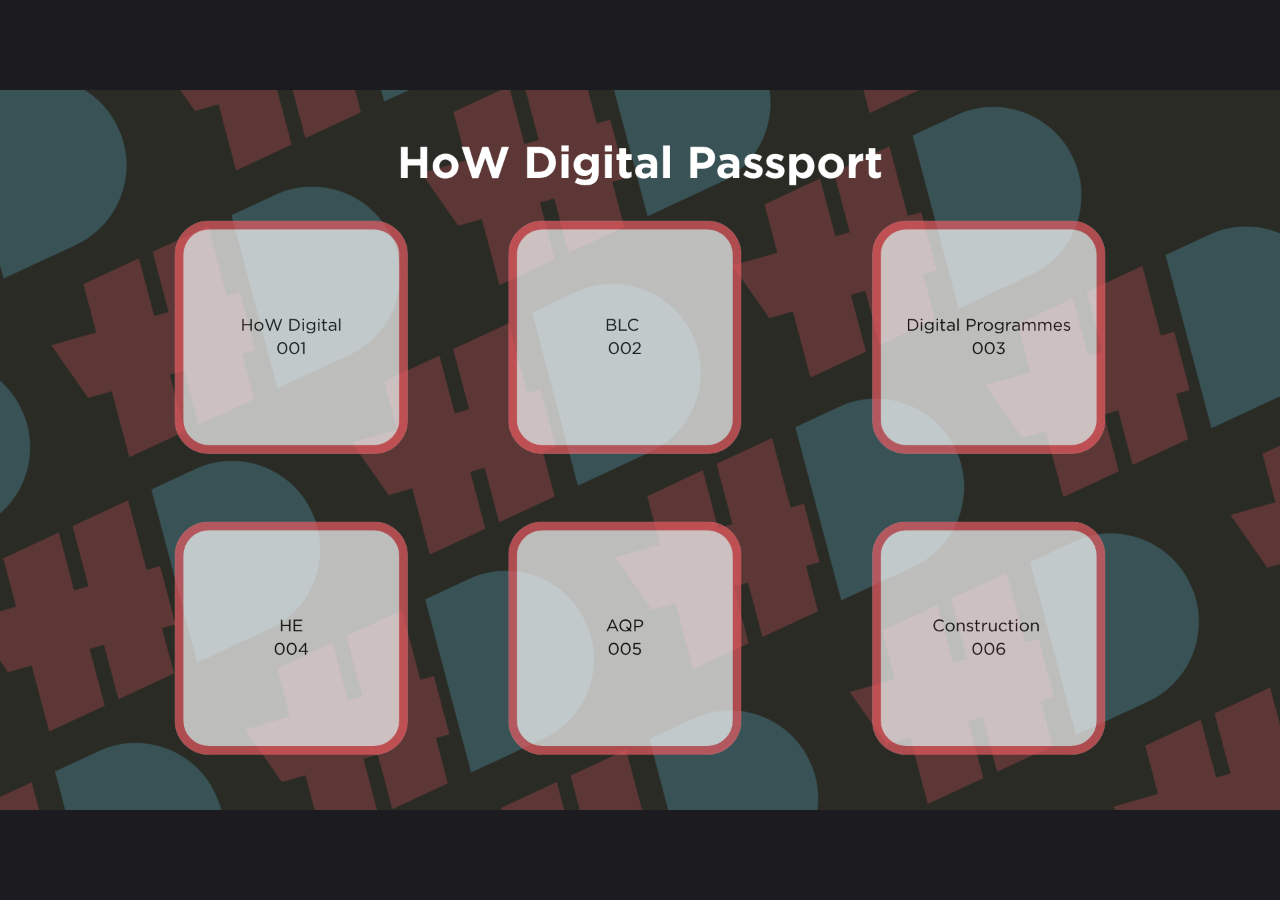
<file: index.html>
<!DOCTYPE html>
<html lang="en">
<head>
  <meta charset="UTF-8">
  <meta name="viewport" content="width=device-width, initial-scale=1.0">
  <title>HD Passport</title>
  <meta http-equiv="refresh" content="0; url=passport/">
</head>
<body>
  <script>window.location.replace('passport/');</script>
</body>
</html>
</file>
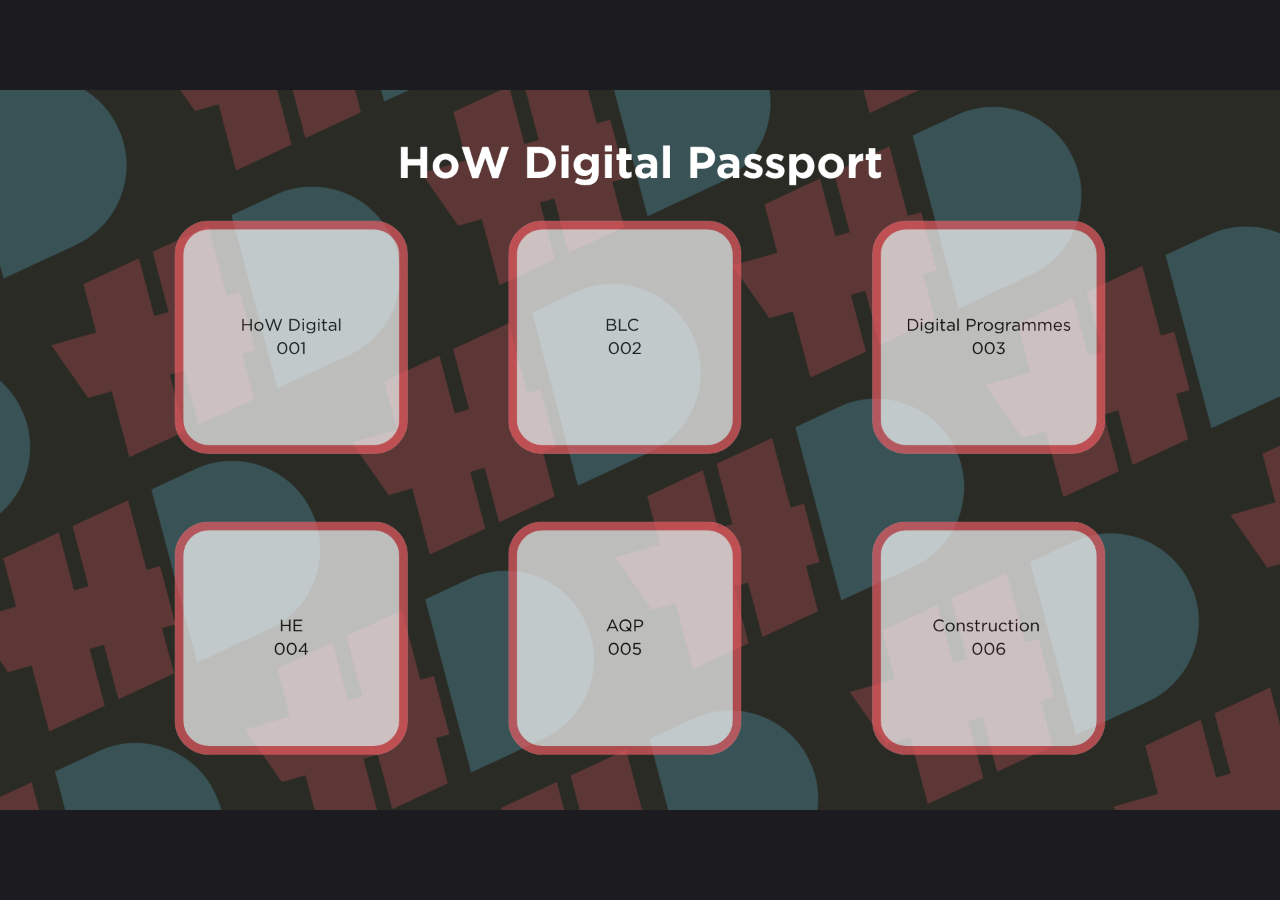
<file: passport/index.html>
<!DOCTYPE html>
<html lang="en">
<head>
  <meta charset="UTF-8">
  <meta name="viewport" content="width=device-width, initial-scale=1.0">
  <title>HD Passport</title>
  <link rel="stylesheet" href="../css/style.css">
</head>
<body>
  <div class="passport-page">

    <img class="passport-bg" src="../assets/passport-bg.png" alt="">

    <div class="stamp-grid">
      <div class="stamp-slot" id="slot-how-digital">
        <img src="../assets/stamps/how-digital.png" alt="How Digital">
      </div>
      <div class="stamp-slot" id="slot-blc">
        <img src="../assets/stamps/BLC_Favicon.png" alt="BLC">
      </div>
      <div class="stamp-slot" id="slot-digital-programmes">
        <img src="../assets/stamps/digital-programmes.png" alt="Digital Programmes">
      </div>
      <div class="stamp-slot" id="slot-he">
        <img src="../assets/stamps/he.png" alt="HE">
      </div>
      <div class="stamp-slot" id="slot-aqp">
        <img src="../assets/stamps/aqp.png" alt="AQP">
      </div>
      <div class="stamp-slot" id="slot-construction">
        <img src="../assets/stamps/construction.png" alt="Construction">
      </div>
    </div>

  </div>

  <div class="celebration" id="celebration" aria-hidden="true">
    <div class="celebration__card" role="dialog" aria-labelledby="celebration-heading">
      <span class="celebration__kicker">Passport Complete</span>
      <h1 class="celebration__heading" id="celebration-heading">Well done!</h1>
      <p class="celebration__body">
        You've collected all six stamps — amazing work. You're now in the running
        for our prize raffle. Pop your name in below and send us your entry to
        confirm your place in the draw.
      </p>
      <input type="text" id="entrant-name" class="celebration__input" placeholder="Your name" autocomplete="name" maxlength="80">
      <button type="button" class="celebration__btn" id="enter-raffle">Enter the raffle</button>
      <p class="celebration__hint">This opens your email app to send your entry to the How Digital team.</p>
    </div>
  </div>

  <script>
    (function () {
      var STAMPS = ['how-digital', 'blc', 'digital-programmes', 'he', 'aqp', 'construction'];
      var STORAGE_KEY = 'howdigital_passport';

      var data = {};
      try {
        var raw = localStorage.getItem(STORAGE_KEY);
        if (raw) data = JSON.parse(raw);
      } catch (e) {}

      var count = 0;
      STAMPS.forEach(function (id) {
        if (data[id]) {
          var slot = document.getElementById('slot-' + id);
          if (slot) slot.classList.add('collected');
          count++;
        }
      });

      if (count === STAMPS.length) {
        var celebration = document.getElementById('celebration');
        // Wait for the final stamp to land before celebrating.
        setTimeout(function () {
          celebration.classList.add('visible');
          celebration.setAttribute('aria-hidden', 'false');
        }, 900);

        var nameInput = document.getElementById('entrant-name');

        document.getElementById('enter-raffle').addEventListener('click', function () {
          var name = nameInput.value.trim();
          if (!name) {
            nameInput.focus();
            nameInput.classList.remove('shake');
            // Reflow so the animation can replay on repeated empty clicks.
            void nameInput.offsetWidth;
            nameInput.classList.add('shake');
            return;
          }

          var subject = 'HD Passport completed — ' + name;
          var body =
            'I\'ve completed the How Digital passport and collected all six stamps.\n\n' +
            'Name: ' + name + '\n\n' +
            'Please enter me into the prize raffle.';

          window.location.href =
            'mailto:howdigital@howcollege.ac.uk' +
            '?subject=' + encodeURIComponent(subject) +
            '&body=' + encodeURIComponent(body);
        });
      }
    })();
  </script>
</body>
</html>
</file>
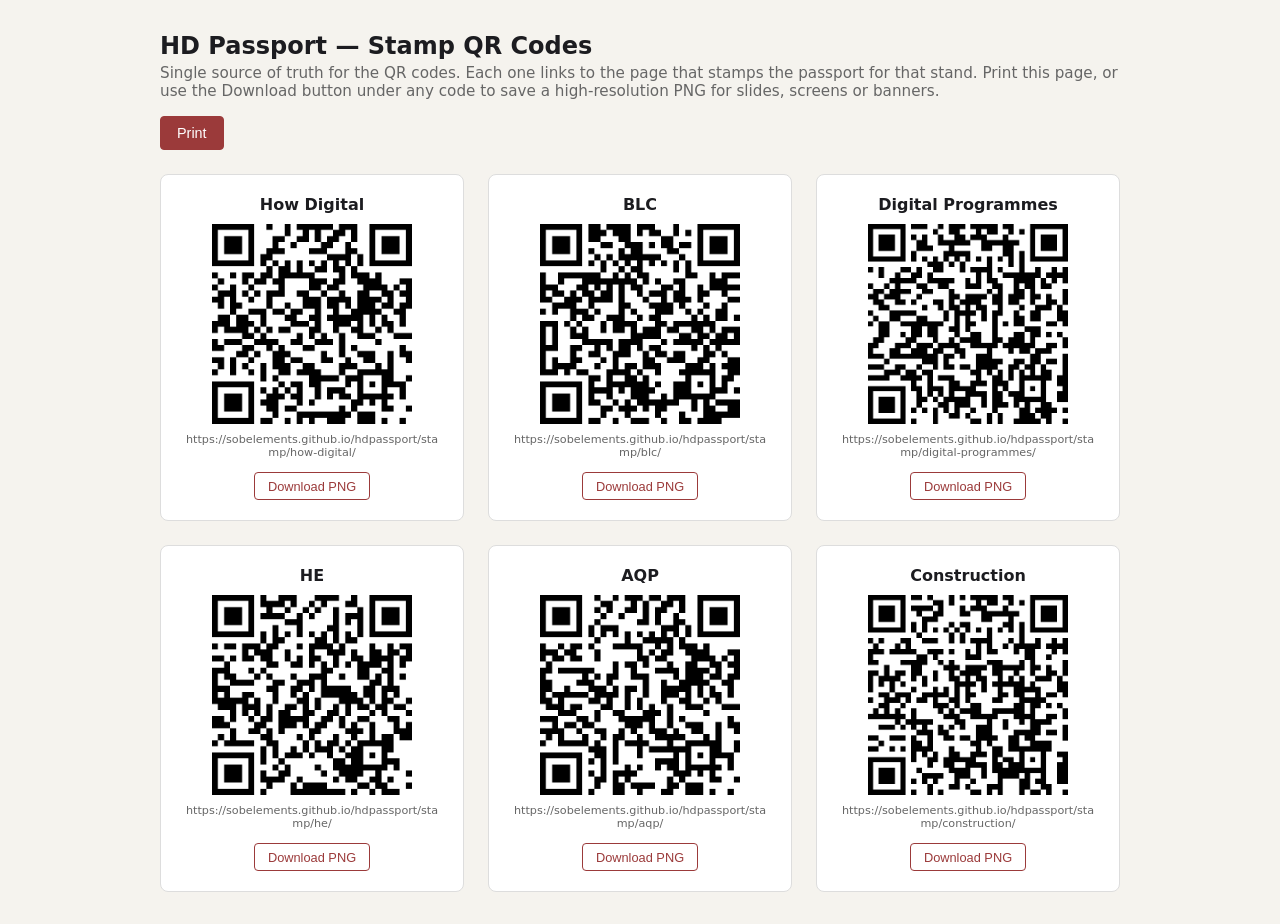
<file: qr/index.html>
<!DOCTYPE html>
<html lang="en">
<head>
  <meta charset="UTF-8">
  <meta name="viewport" content="width=device-width, initial-scale=1.0">
  <title>HD Passport — QR Codes</title>
  <script src="../js/qrcode.min.js"></script>
  <style>
    :root { --ink: #1c1c20; --muted: #666; --accent: #9b3a3a; }
    * { box-sizing: border-box; }
    body {
      font-family: system-ui, -apple-system, "Segoe UI", sans-serif;
      color: var(--ink);
      margin: 0;
      padding: 2rem;
      background: #f5f3ee;
    }
    header { max-width: 60rem; margin: 0 auto 1.5rem; }
    h1 { margin: 0 0 0.25rem; font-size: 1.5rem; }
    .lead { margin: 0; color: var(--muted); font-size: 0.95rem; }
    .print-btn {
      margin-top: 1rem; padding: 0.5rem 1rem; border: 1px solid var(--accent);
      background: var(--accent); color: #fff; border-radius: 4px; cursor: pointer;
      font-size: 0.9rem;
    }
    .grid {
      max-width: 60rem; margin: 0 auto;
      display: grid; grid-template-columns: repeat(3, 1fr); gap: 1.5rem;
    }
    .card {
      background: #fff; border: 1px solid #ddd; border-radius: 8px;
      padding: 1.25rem; text-align: center;
      display: flex; flex-direction: column; align-items: center; gap: 0.6rem;
    }
    .card h2 { margin: 0; font-size: 1rem; }
    .card .qr { width: 200px; height: 200px; }
    .card .qr img, .card .qr canvas { width: 100% !important; height: 100% !important; }
    .card .url { font-size: 0.7rem; color: var(--muted); word-break: break-all; }
    .download-btn {
      margin-top: 0.2rem; padding: 0.35rem 0.8rem; border: 1px solid var(--accent);
      background: #fff; color: var(--accent); border-radius: 4px; cursor: pointer;
      font-size: 0.8rem;
    }
    .download-btn:hover { background: var(--accent); color: #fff; }
    @media print {
      body { background: #fff; padding: 0; }
      .print-btn, .lead, .download-btn { display: none; }
      .grid { gap: 1rem; }
      .card { border: 1px solid #ccc; break-inside: avoid; }
    }
  </style>
</head>
<body>
  <header>
    <h1>HD Passport — Stamp QR Codes</h1>
    <p class="lead">Single source of truth for the QR codes. Each one links to the page that stamps the passport for that stand. Print this page, or use the Download button under any code to save a high-resolution PNG for slides, screens or banners.</p>
    <button class="print-btn" onclick="window.print()">Print</button>
  </header>

  <div class="grid" id="grid"></div>

  <script>
    var BASE = 'https://sobelements.github.io/hdpassport/';

    var STAMPS = [
      { id: 'how-digital',        label: 'How Digital' },
      { id: 'blc',                label: 'BLC' },
      { id: 'digital-programmes', label: 'Digital Programmes' },
      { id: 'he',                 label: 'HE' },
      { id: 'aqp',                label: 'AQP' },
      { id: 'construction',       label: 'Construction' }
    ];

    var grid = document.getElementById('grid');

    STAMPS.forEach(function (stamp) {
      var url = BASE + 'stamp/' + stamp.id + '/';

      var card = document.createElement('div');
      card.className = 'card';

      var h2 = document.createElement('h2');
      h2.textContent = stamp.label;

      var qr = document.createElement('div');
      qr.className = 'qr';

      var urlEl = document.createElement('div');
      urlEl.className = 'url';
      urlEl.textContent = url;

      var downloadBtn = document.createElement('button');
      downloadBtn.className = 'download-btn';
      downloadBtn.type = 'button';
      downloadBtn.textContent = 'Download PNG';

      card.appendChild(h2);
      card.appendChild(qr);
      card.appendChild(urlEl);
      card.appendChild(downloadBtn);
      grid.appendChild(card);

      // Render at high resolution so saved codes stay crisp when scaled up on a
      // slide or screen; the .qr box keeps the on-screen/print size at 200px.
      new QRCode(qr, {
        text: url,
        width: 512,
        height: 512,
        correctLevel: QRCode.CorrectLevel.M
      });

      downloadBtn.addEventListener('click', function () {
        // The library renders to a <canvas> (with an <img> fallback).
        var canvas = qr.querySelector('canvas');
        var dataUrl;
        if (canvas) {
          dataUrl = canvas.toDataURL('image/png');
        } else {
          var img = qr.querySelector('img');
          if (!img) return;
          dataUrl = img.src;
        }
        var a = document.createElement('a');
        a.href = dataUrl;
        a.download = 'qr-' + stamp.id + '.png';
        document.body.appendChild(a);
        a.click();
        document.body.removeChild(a);
      });
    });
  </script>
</body>
</html>
</file>
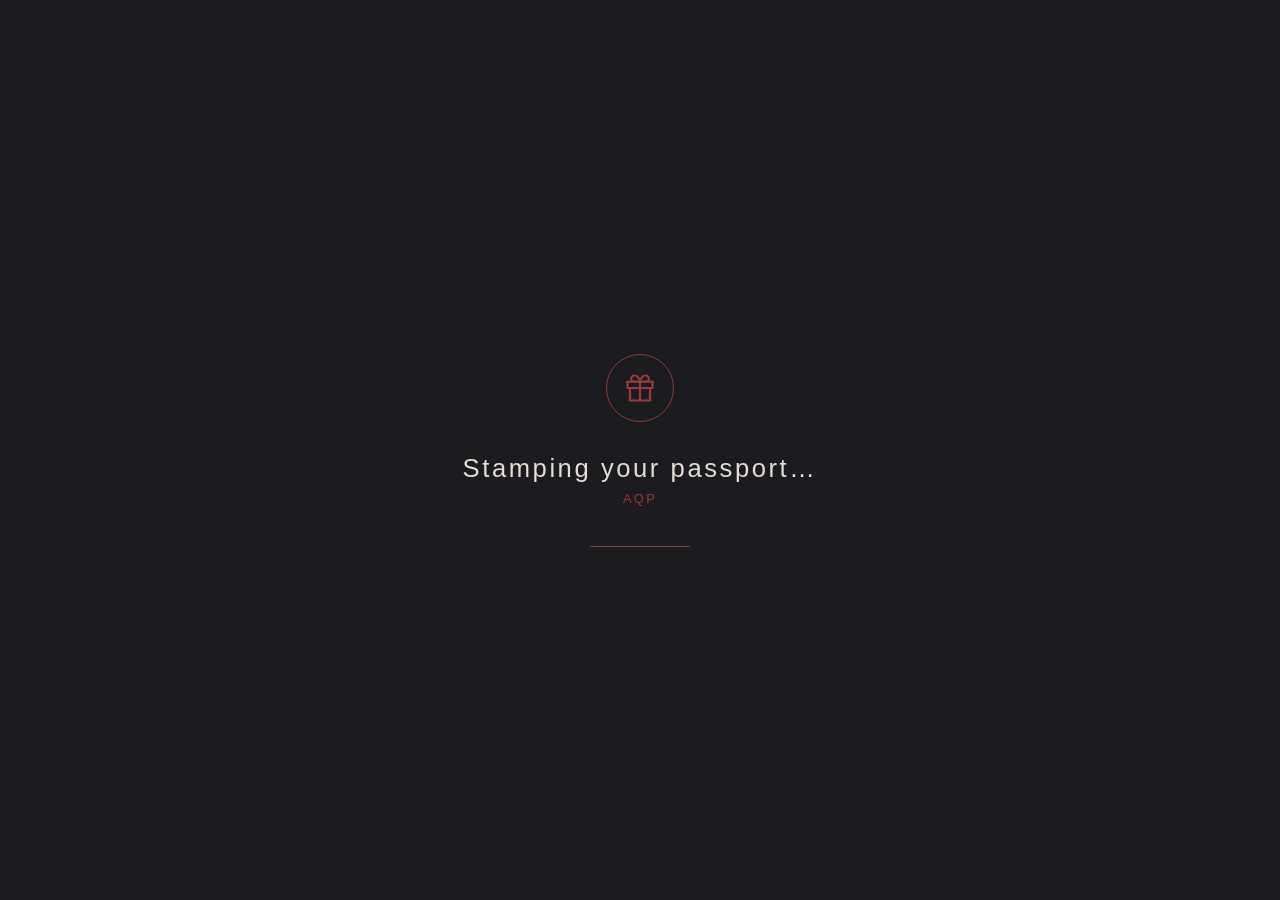
<file: stamp/aqp/index.html>
<!DOCTYPE html>
<html lang="en">
<head>
  <meta charset="UTF-8">
  <meta name="viewport" content="width=device-width, initial-scale=1.0">
  <title>Stamping…</title>
  <link rel="stylesheet" href="../../css/style.css">
</head>
<body>
  <div class="stamp-screen">
    <div class="stamp-screen__icon">
      <svg viewBox="0 0 24 24">
        <path d="M20 12V22H4V12"/>
        <path d="M22 7H2v5h20V7z"/>
        <path d="M12 22V7"/>
        <path d="M12 7H7.5a2.5 2.5 0 0 1 0-5C11 2 12 7 12 7z"/>
        <path d="M12 7h4.5a2.5 2.5 0 0 0 0-5C13 2 12 7 12 7z"/>
      </svg>
    </div>
    <h1 class="stamp-screen__heading">Stamping your passport…</h1>
    <p class="stamp-screen__sub">AQP</p>
    <div class="stamp-screen__bar"></div>
  </div>

  <script>
    (function () {
      var STAMP_ID = 'aqp';
      var STORAGE_KEY = 'howdigital_passport';
      try {
        var raw = localStorage.getItem(STORAGE_KEY);
        var data = raw ? JSON.parse(raw) : {};
        data[STAMP_ID] = true;
        localStorage.setItem(STORAGE_KEY, JSON.stringify(data));
      } catch (e) {}
      setTimeout(function () {
        window.location.replace('../../passport/');
      }, 1100);
    })();
  </script>
</body>
</html>
</file>
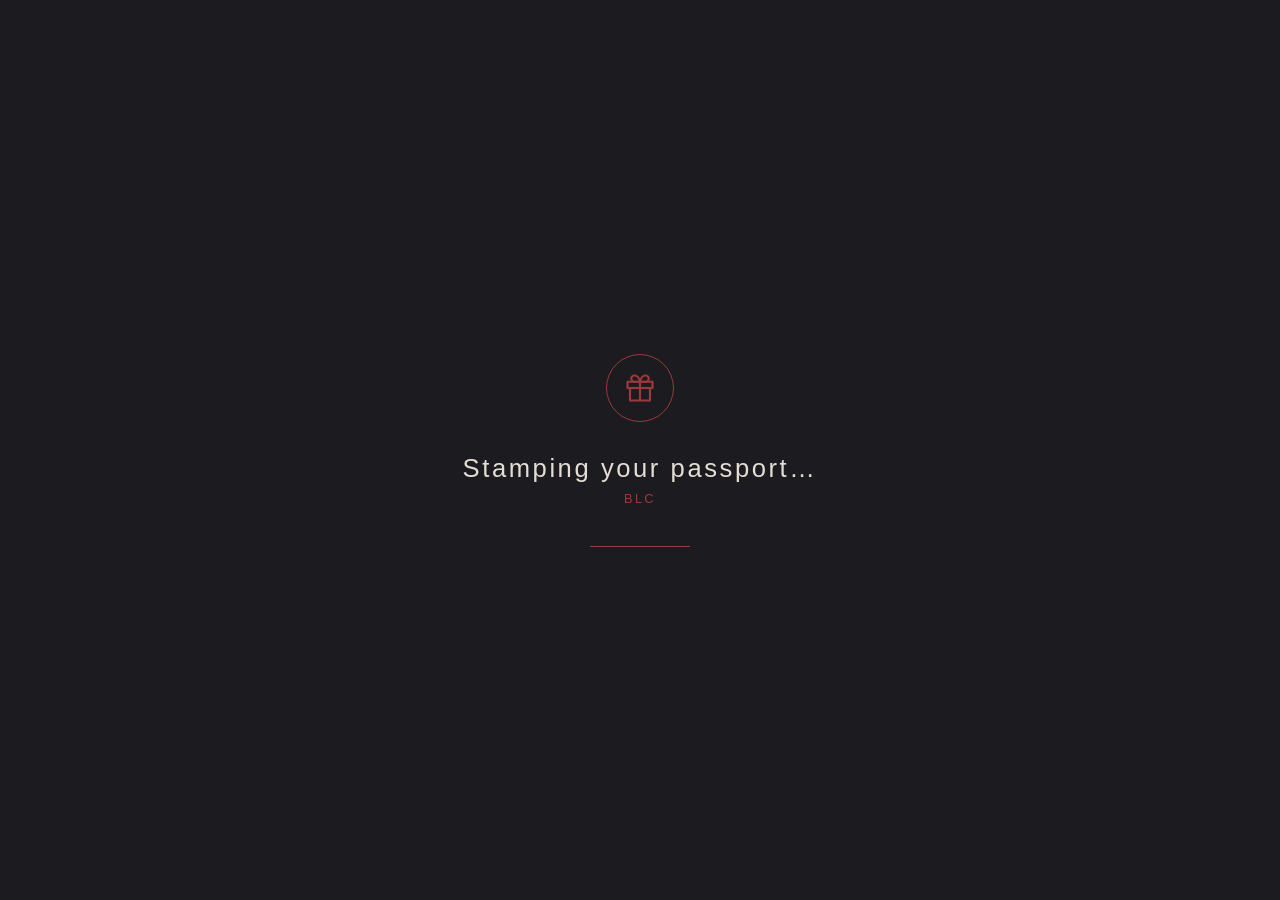
<file: stamp/blc/index.html>
<!DOCTYPE html>
<html lang="en">
<head>
  <meta charset="UTF-8">
  <meta name="viewport" content="width=device-width, initial-scale=1.0">
  <title>Stamping…</title>
  <link rel="stylesheet" href="../../css/style.css">
</head>
<body>
  <div class="stamp-screen">
    <div class="stamp-screen__icon">
      <svg viewBox="0 0 24 24">
        <path d="M20 12V22H4V12"/>
        <path d="M22 7H2v5h20V7z"/>
        <path d="M12 22V7"/>
        <path d="M12 7H7.5a2.5 2.5 0 0 1 0-5C11 2 12 7 12 7z"/>
        <path d="M12 7h4.5a2.5 2.5 0 0 0 0-5C13 2 12 7 12 7z"/>
      </svg>
    </div>
    <h1 class="stamp-screen__heading">Stamping your passport…</h1>
    <p class="stamp-screen__sub">BLC</p>
    <div class="stamp-screen__bar"></div>
  </div>

  <script>
    (function () {
      var STAMP_ID = 'blc';
      var STORAGE_KEY = 'howdigital_passport';
      try {
        var raw = localStorage.getItem(STORAGE_KEY);
        var data = raw ? JSON.parse(raw) : {};
        data[STAMP_ID] = true;
        localStorage.setItem(STORAGE_KEY, JSON.stringify(data));
      } catch (e) {}
      setTimeout(function () {
        window.location.replace('../../passport/');
      }, 1100);
    })();
  </script>
</body>
</html>
</file>
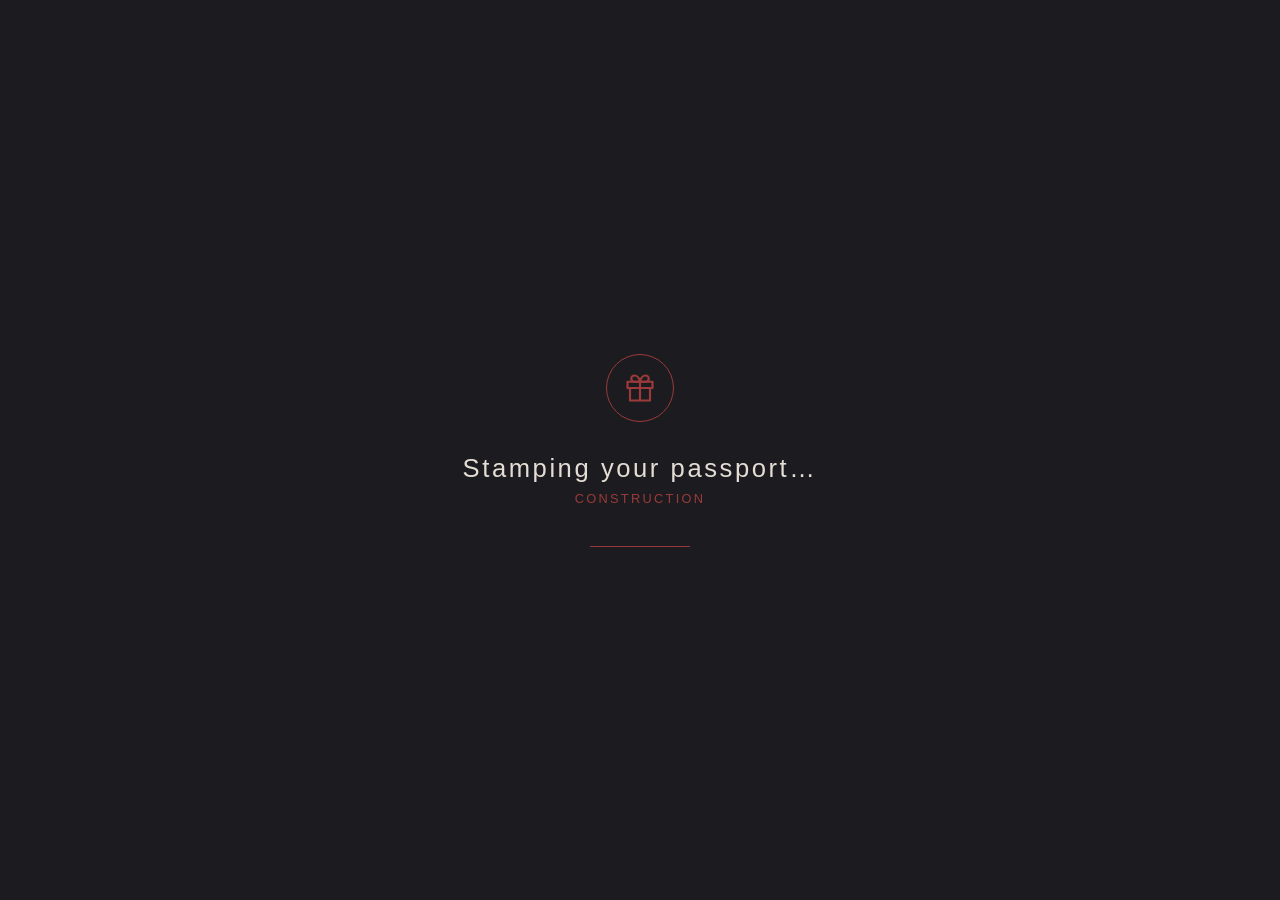
<file: stamp/construction/index.html>
<!DOCTYPE html>
<html lang="en">
<head>
  <meta charset="UTF-8">
  <meta name="viewport" content="width=device-width, initial-scale=1.0">
  <title>Stamping…</title>
  <link rel="stylesheet" href="../../css/style.css">
</head>
<body>
  <div class="stamp-screen">
    <div class="stamp-screen__icon">
      <svg viewBox="0 0 24 24">
        <path d="M20 12V22H4V12"/>
        <path d="M22 7H2v5h20V7z"/>
        <path d="M12 22V7"/>
        <path d="M12 7H7.5a2.5 2.5 0 0 1 0-5C11 2 12 7 12 7z"/>
        <path d="M12 7h4.5a2.5 2.5 0 0 0 0-5C13 2 12 7 12 7z"/>
      </svg>
    </div>
    <h1 class="stamp-screen__heading">Stamping your passport…</h1>
    <p class="stamp-screen__sub">Construction</p>
    <div class="stamp-screen__bar"></div>
  </div>

  <script>
    (function () {
      var STAMP_ID = 'construction';
      var STORAGE_KEY = 'howdigital_passport';
      try {
        var raw = localStorage.getItem(STORAGE_KEY);
        var data = raw ? JSON.parse(raw) : {};
        data[STAMP_ID] = true;
        localStorage.setItem(STORAGE_KEY, JSON.stringify(data));
      } catch (e) {}
      setTimeout(function () {
        window.location.replace('../../passport/');
      }, 1100);
    })();
  </script>
</body>
</html>
</file>
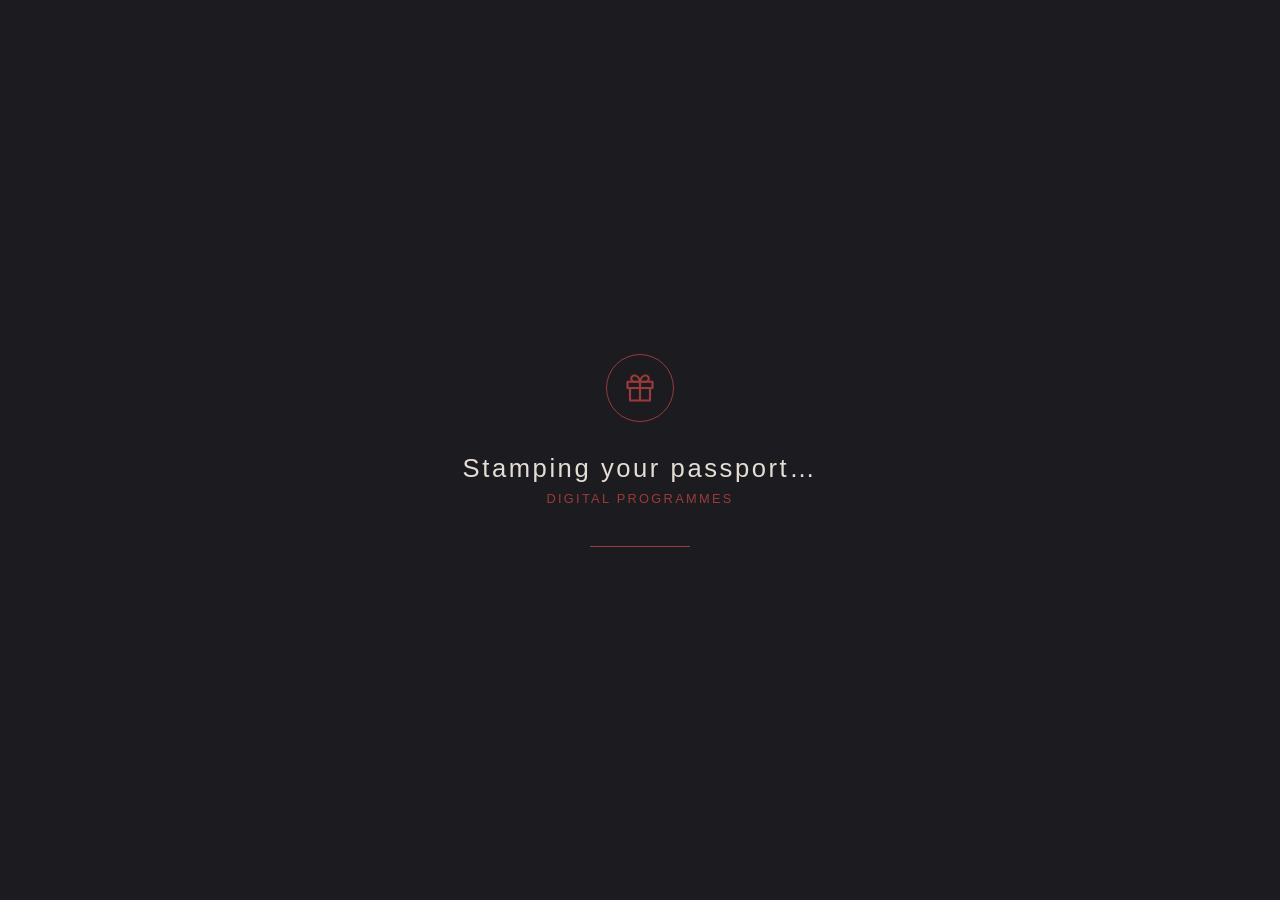
<file: stamp/digital-programmes/index.html>
<!DOCTYPE html>
<html lang="en">
<head>
  <meta charset="UTF-8">
  <meta name="viewport" content="width=device-width, initial-scale=1.0">
  <title>Stamping…</title>
  <link rel="stylesheet" href="../../css/style.css">
</head>
<body>
  <div class="stamp-screen">
    <div class="stamp-screen__icon">
      <svg viewBox="0 0 24 24">
        <path d="M20 12V22H4V12"/>
        <path d="M22 7H2v5h20V7z"/>
        <path d="M12 22V7"/>
        <path d="M12 7H7.5a2.5 2.5 0 0 1 0-5C11 2 12 7 12 7z"/>
        <path d="M12 7h4.5a2.5 2.5 0 0 0 0-5C13 2 12 7 12 7z"/>
      </svg>
    </div>
    <h1 class="stamp-screen__heading">Stamping your passport…</h1>
    <p class="stamp-screen__sub">Digital Programmes</p>
    <div class="stamp-screen__bar"></div>
  </div>

  <script>
    (function () {
      var STAMP_ID = 'digital-programmes';
      var STORAGE_KEY = 'howdigital_passport';
      try {
        var raw = localStorage.getItem(STORAGE_KEY);
        var data = raw ? JSON.parse(raw) : {};
        data[STAMP_ID] = true;
        localStorage.setItem(STORAGE_KEY, JSON.stringify(data));
      } catch (e) {}
      setTimeout(function () {
        window.location.replace('../../passport/');
      }, 1100);
    })();
  </script>
</body>
</html>
</file>
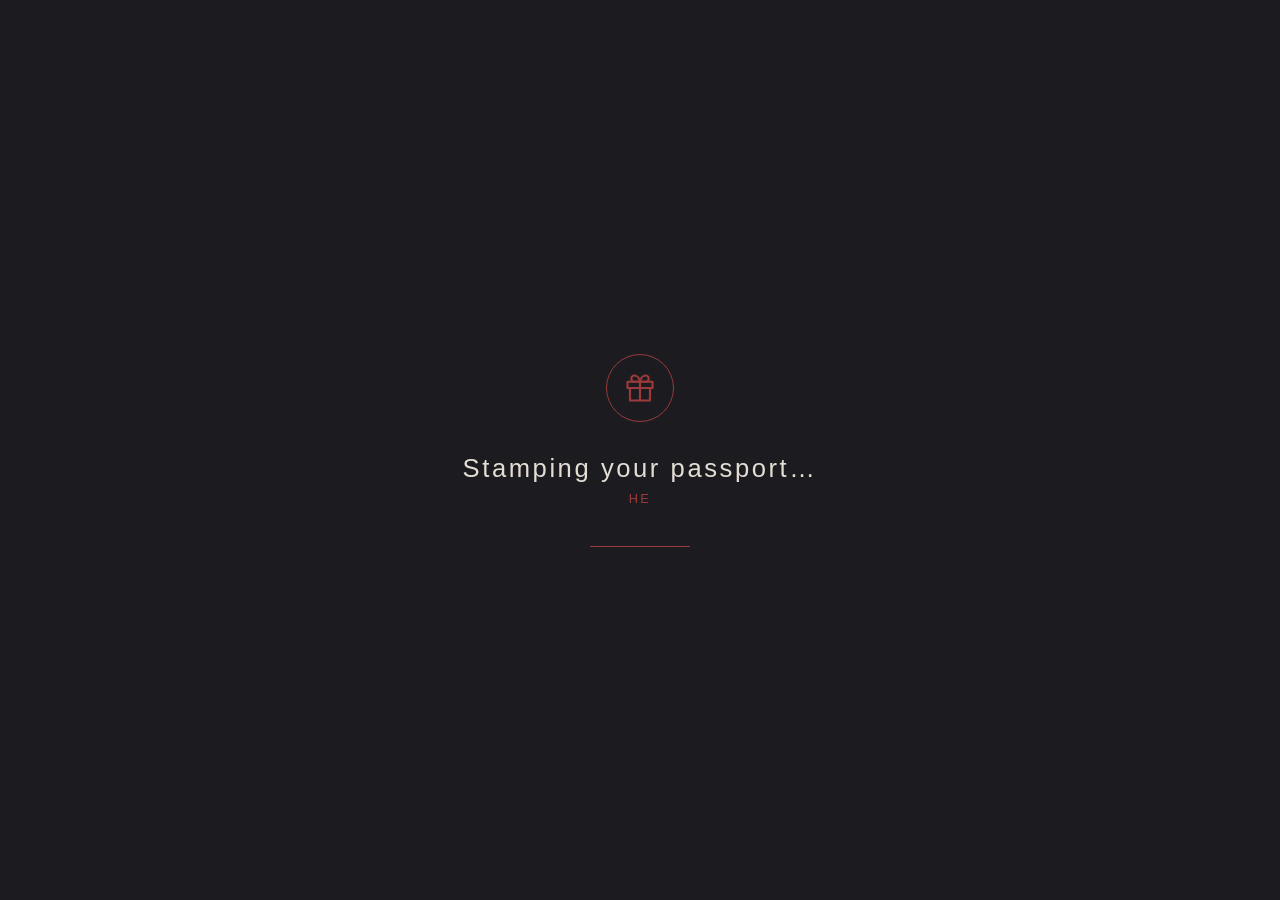
<file: stamp/he/index.html>
<!DOCTYPE html>
<html lang="en">
<head>
  <meta charset="UTF-8">
  <meta name="viewport" content="width=device-width, initial-scale=1.0">
  <title>Stamping…</title>
  <link rel="stylesheet" href="../../css/style.css">
</head>
<body>
  <div class="stamp-screen">
    <div class="stamp-screen__icon">
      <svg viewBox="0 0 24 24">
        <path d="M20 12V22H4V12"/>
        <path d="M22 7H2v5h20V7z"/>
        <path d="M12 22V7"/>
        <path d="M12 7H7.5a2.5 2.5 0 0 1 0-5C11 2 12 7 12 7z"/>
        <path d="M12 7h4.5a2.5 2.5 0 0 0 0-5C13 2 12 7 12 7z"/>
      </svg>
    </div>
    <h1 class="stamp-screen__heading">Stamping your passport…</h1>
    <p class="stamp-screen__sub">HE</p>
    <div class="stamp-screen__bar"></div>
  </div>

  <script>
    (function () {
      var STAMP_ID = 'he';
      var STORAGE_KEY = 'howdigital_passport';
      try {
        var raw = localStorage.getItem(STORAGE_KEY);
        var data = raw ? JSON.parse(raw) : {};
        data[STAMP_ID] = true;
        localStorage.setItem(STORAGE_KEY, JSON.stringify(data));
      } catch (e) {}
      setTimeout(function () {
        window.location.replace('../../passport/');
      }, 1100);
    })();
  </script>
</body>
</html>
</file>
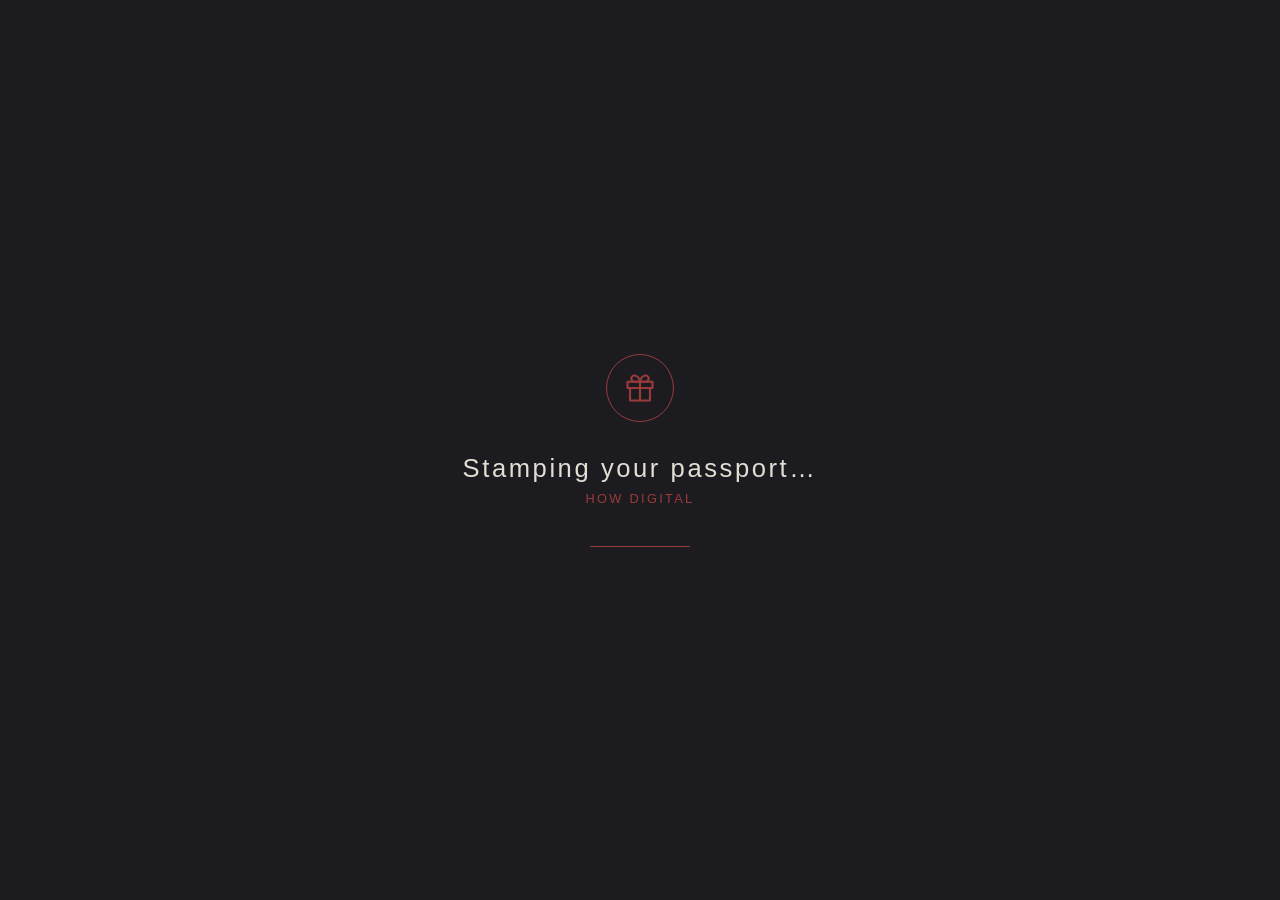
<file: stamp/how-digital/index.html>
<!DOCTYPE html>
<html lang="en">
<head>
  <meta charset="UTF-8">
  <meta name="viewport" content="width=device-width, initial-scale=1.0">
  <title>Stamping…</title>
  <link rel="stylesheet" href="../../css/style.css">
</head>
<body>
  <div class="stamp-screen">
    <div class="stamp-screen__icon">
      <svg viewBox="0 0 24 24">
        <path d="M20 12V22H4V12"/>
        <path d="M22 7H2v5h20V7z"/>
        <path d="M12 22V7"/>
        <path d="M12 7H7.5a2.5 2.5 0 0 1 0-5C11 2 12 7 12 7z"/>
        <path d="M12 7h4.5a2.5 2.5 0 0 0 0-5C13 2 12 7 12 7z"/>
      </svg>
    </div>
    <h1 class="stamp-screen__heading">Stamping your passport…</h1>
    <p class="stamp-screen__sub">How Digital</p>
    <div class="stamp-screen__bar"></div>
  </div>

  <script>
    (function () {
      var STAMP_ID = 'how-digital';
      var STORAGE_KEY = 'howdigital_passport';
      try {
        var raw = localStorage.getItem(STORAGE_KEY);
        var data = raw ? JSON.parse(raw) : {};
        data[STAMP_ID] = true;
        localStorage.setItem(STORAGE_KEY, JSON.stringify(data));
      } catch (e) {}
      setTimeout(function () {
        window.location.replace('../../passport/');
      }, 1100);
    })();
  </script>
</body>
</html>
</file>
<file: css/style.css>
*, *::before, *::after {
  box-sizing: border-box;
  margin: 0;
  padding: 0;
}

:root {
  --color-bg: #1c1c20;
  --color-surface: #252529;
  --color-accent: #9b3a3a;
  --color-accent-glow: rgba(155, 58, 58, 0.3);
  --color-text: #e4ddd4;
  --color-text-muted: #7a7470;
}

html, body {
  height: 100%;
  font-family: 'Helvetica Neue', Arial, sans-serif;
  background-color: var(--color-bg);
  color: var(--color-text);
  -webkit-font-smoothing: antialiased;
}

body {
  display: flex;
  flex-direction: column;
  align-items: center;
  justify-content: center;
}

/* ── Passport page ─────────────────────────────────────────── */

.passport-page {
  position: relative;
  width: 100%;
  aspect-ratio: 16 / 9;
  background-color: var(--color-bg);
  overflow: hidden;
}

.passport-bg {
  display: block;
  width: 100%;
  height: 100%;
  object-fit: fill;
}

/*
  Each slot is positioned absolutely over its box in passport-bg.png.
  The values below were measured directly from the 1920x1080 background:
    column centres : 22.76%  48.83%  77.24%   (note: NOT evenly spaced)
    row centres    : 34.35%  76.16%
    box size       : ~16.8% wide  x  ~29.8% tall  of the image
  To re-align after editing the artwork, re-measure and update these.
*/
.stamp-grid {
  position: absolute;
  inset: 0;
}

.stamp-slot {
  position: absolute;
  width: 16.8%;
  height: 29.8%;
  /* centre on the measured point */
  transform: translate(-50%, -50%);
}

/* Column centres (x) */
.stamp-slot:nth-child(3n + 1) { left: 22.76%; }
.stamp-slot:nth-child(3n + 2) { left: 48.83%; }
.stamp-slot:nth-child(3n + 3) { left: 77.24%; }
/* Row centres (y) */
.stamp-slot:nth-child(-n + 3) { top: 34.35%; }   /* top row    */
.stamp-slot:nth-child(n + 4)  { top: 76.16%; }   /* bottom row */

.stamp-slot img {
  position: absolute;
  inset: 0;
  width: 90%;
  height: 90%;
  margin: auto;
  object-fit: contain;
  opacity: 0;
  pointer-events: none;
}

.stamp-slot.collected img {
  opacity: 1;
  animation: stamp-in 0.5s cubic-bezier(0.34, 1.56, 0.64, 1) forwards;
}

@keyframes stamp-in {
  0%   { opacity: 0; transform: scale(0.2) rotate(-10deg); }
  55%  { opacity: 1; }
  100% { opacity: 1; transform: scale(1) rotate(0deg); }
}

/* Stagger each stamp slightly so they don't all land at once */
.stamp-slot:nth-child(1) img { animation-delay: 0.00s; }
.stamp-slot:nth-child(2) img { animation-delay: 0.07s; }
.stamp-slot:nth-child(3) img { animation-delay: 0.14s; }
.stamp-slot:nth-child(4) img { animation-delay: 0.21s; }
.stamp-slot:nth-child(5) img { animation-delay: 0.28s; }
.stamp-slot:nth-child(6) img { animation-delay: 0.35s; }

/*
  Per-stamp size tweaks (light touch — base rule above is unchanged).
  The slot box is taller than wide and uses object-fit: contain, so non-square
  logos shrink on their long axis. We bump the binding dimension on these two
  so every stamp reads at a roughly even visual size.
    BLC = very wide wordmark  -> let it use full width
    HE  = tall logo           -> let it use full height
*/
#slot-blc img { width: 100%; }
#slot-he img  { height: 100%; }

/* ── Completion celebration ────────────────────────────────── */

.celebration {
  position: fixed;
  inset: 0;
  z-index: 100;
  display: flex;
  align-items: center;
  justify-content: center;
  padding: 1.5rem;
  background: rgba(12, 12, 14, 0.82);
  backdrop-filter: blur(6px);
  -webkit-backdrop-filter: blur(6px);
  opacity: 0;
  pointer-events: none;
  transition: opacity 0.5s ease;
}

.celebration.visible {
  opacity: 1;
  pointer-events: auto;
}

.celebration__card {
  position: relative;
  width: 100%;
  max-width: 26rem;
  text-align: center;
  padding: 2.5rem 1.75rem 2rem;
  background: var(--color-surface);
  border: 1px solid var(--color-accent);
  box-shadow: 0 0 0 1px rgba(155, 58, 58, 0.15), 0 18px 50px rgba(0, 0, 0, 0.55);
  transform: scale(0.9);
  opacity: 0;
}

.celebration.visible .celebration__card {
  animation: celebration-pop 0.6s cubic-bezier(0.34, 1.56, 0.64, 1) forwards;
}

@keyframes celebration-pop {
  from { opacity: 0; transform: scale(0.9) translateY(8px); }
  to   { opacity: 1; transform: scale(1) translateY(0); }
}

.celebration__kicker {
  display: inline-block;
  font-size: 0.7rem;
  letter-spacing: 0.3em;
  text-transform: uppercase;
  color: var(--color-accent);
  margin-bottom: 0.75rem;
}

.celebration__heading {
  font-size: clamp(1.6rem, 7vw, 2.4rem);
  font-weight: 300;
  letter-spacing: 0.05em;
  color: var(--color-text);
  margin-bottom: 0.9rem;
}

.celebration__body {
  font-size: 0.9rem;
  line-height: 1.55;
  color: var(--color-text);
  margin-bottom: 1.5rem;
}

.celebration__input {
  width: 100%;
  font-size: 1rem;
  font-family: inherit;
  color: var(--color-text);
  background: var(--color-bg);
  border: 1px solid var(--color-text-muted);
  padding: 0.7em 0.9em;
  margin-bottom: 0.9rem;
  text-align: center;
}

.celebration__input::placeholder { color: var(--color-text-muted); }

.celebration__input:focus {
  outline: none;
  border-color: var(--color-accent);
  box-shadow: 0 0 0 3px var(--color-accent-glow);
}

.celebration__input.shake {
  animation: shake 0.4s ease;
  border-color: var(--color-accent);
}

@keyframes shake {
  0%, 100% { transform: translateX(0); }
  20%, 60% { transform: translateX(-6px); }
  40%, 80% { transform: translateX(6px); }
}

.celebration__btn {
  width: 100%;
  font-size: 0.85rem;
  font-family: inherit;
  font-weight: 500;
  letter-spacing: 0.18em;
  text-transform: uppercase;
  color: var(--color-text);
  background: var(--color-accent);
  border: 1px solid var(--color-accent);
  padding: 0.85em 1em;
  cursor: pointer;
  transition: filter 0.2s ease;
}

.celebration__btn:hover { filter: brightness(1.15); }

.celebration__hint {
  font-size: 0.72rem;
  line-height: 1.4;
  color: var(--color-text-muted);
  margin-top: 1rem;
}

/* ── Stamp capture page ────────────────────────────────────── */

.stamp-screen {
  display: flex;
  flex-direction: column;
  align-items: center;
  justify-content: center;
  min-height: 100vh;
  min-height: 100dvh;
  padding: 2rem;
  text-align: center;
  background-color: var(--color-bg);
}

.stamp-screen__icon {
  width: 68px;
  height: 68px;
  margin-bottom: 2rem;
  border: 1.5px solid var(--color-accent);
  border-radius: 50%;
  display: flex;
  align-items: center;
  justify-content: center;
  animation: icon-pulse 1.2s ease-in-out infinite;
}

.stamp-screen__icon svg {
  width: 30px;
  height: 30px;
  stroke: var(--color-accent);
  fill: none;
  stroke-width: 1.75;
  stroke-linecap: round;
  stroke-linejoin: round;
}

@keyframes icon-pulse {
  0%, 100% { box-shadow: 0 0 0 0 var(--color-accent-glow); }
  50%       { box-shadow: 0 0 0 14px transparent; }
}

.stamp-screen__heading {
  font-size: clamp(1.1rem, 4vw, 1.6rem);
  font-weight: 300;
  letter-spacing: 0.1em;
  color: var(--color-text);
  margin-bottom: 0.5rem;
}

.stamp-screen__sub {
  font-size: 0.8rem;
  letter-spacing: 0.18em;
  text-transform: uppercase;
  color: var(--color-accent);
}

.stamp-screen__bar {
  margin-top: 2.5rem;
  width: 100px;
  height: 1px;
  background: var(--color-surface);
  overflow: hidden;
}

.stamp-screen__bar::after {
  content: '';
  display: block;
  height: 100%;
  width: 100%;
  background: var(--color-accent);
  transform: translateX(-100%);
  animation: bar-sweep 0.95s ease forwards;
}

@keyframes bar-sweep {
  from { transform: translateX(-100%); }
  to   { transform: translateX(0); }
}
</file>
